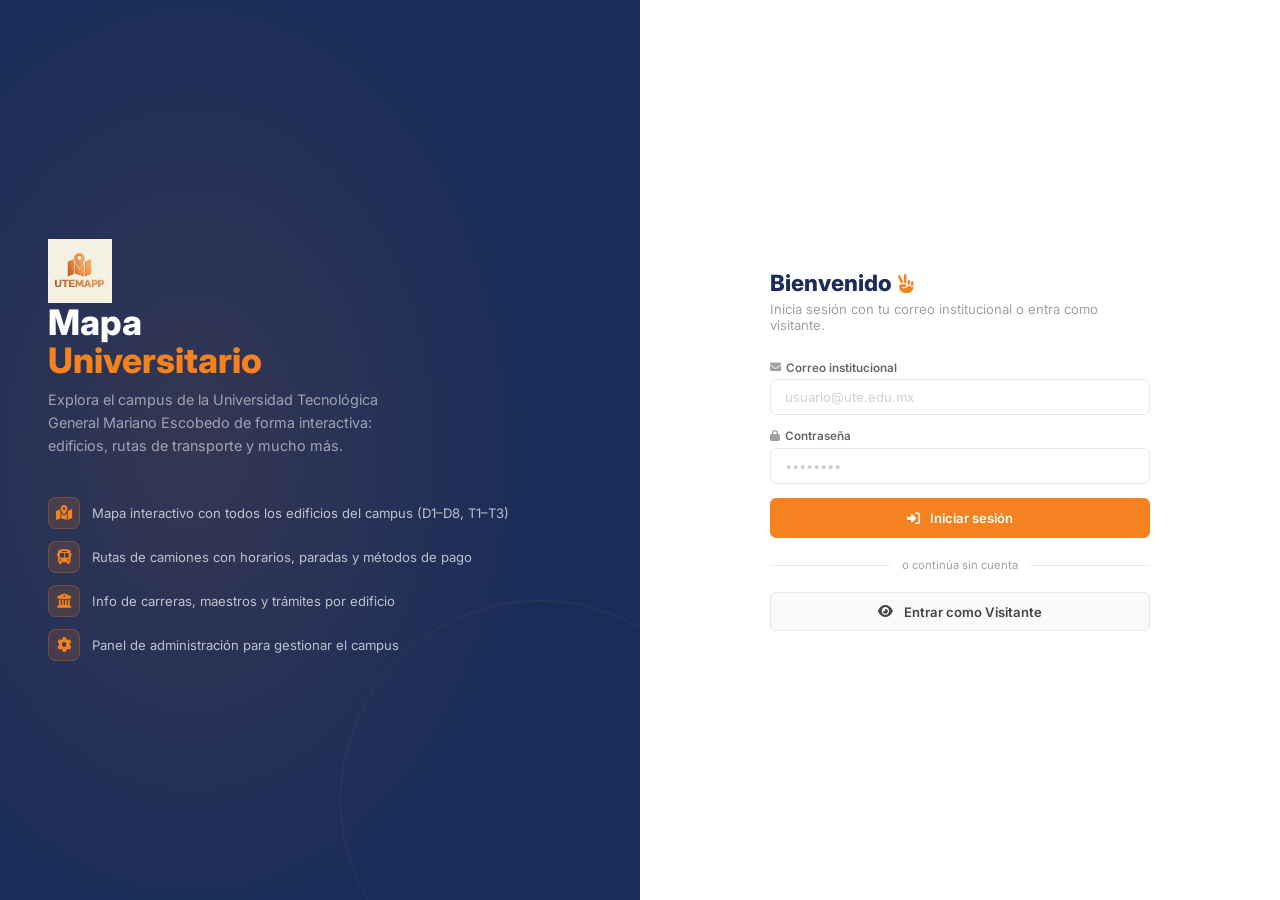
<file: pages/login.html>
<!DOCTYPE html>
<html lang="es">
<head>
  <meta charset="UTF-8"/>
  <meta name="viewport" content="width=device-width,initial-scale=1"/>
  <title>UTE Escobedo – Mapa Universitario</title>
  <link rel="preconnect" href="https://fonts.googleapis.com"/>
  <link rel="preconnect" href="https://cdnjs.cloudflare.com"/>
  <link href="https://fonts.googleapis.com/css2?family=Inter:wght@300;400;500;600;700;800&display=swap" rel="stylesheet"/>
  <link rel="stylesheet" href="https://cdnjs.cloudflare.com/ajax/libs/font-awesome/6.5.1/css/all.min.css"/>
  <link rel="stylesheet" href="../css/shared.css"/>
  <style>
    body {
      min-height: 100vh;
      display: grid;
      grid-template-columns: 1fr 1fr;
      background: var(--azul);
      overflow: auto; overflow-x: hidden;
    }

    /* ── LADO IZQUIERDO – Branding ── */
    .left-panel {
      display: flex;
      flex-direction: column;
      justify-content: center;
      padding: 3rem;
      position: relative;
      overflow: hidden;
    }
    .left-panel::before {
      content: '';
      position: absolute; inset: 0;
      background: radial-gradient(ellipse 80% 80% at 30% 50%, rgba(244,130,31,.12) 0%, transparent 70%);
    }
    .left-panel::after {
      content: '';
      position: absolute;
      width: 400px; height: 400px;
      border: 1px solid rgba(244,130,31,.1);
      border-radius: 50%;
      bottom: -100px; right: -100px;
    }
    .brand-area { position: relative; z-index: 1; }
    .brand-logo {
      width: 64px; height: 64px; border-radius: 14px;
      background: var(--naranja);
      display: flex; align-items: center; justify-content: center;
      font-size: 1.6rem; font-weight: 900; color: #fff;
      margin-bottom: 1.5rem;
      box-shadow: 0 8px 24px rgba(244,130,31,.35);
    }
    .brand-title {
      font-size: 2.2rem; font-weight: 800; color: #fff;
      line-height: 1.1; margin-bottom: .5rem;
    }
    .brand-title span { color: var(--naranja); }
    .brand-sub { font-size: .9rem; color: rgba(255,255,255,.55); line-height: 1.6; max-width: 360px; margin-bottom: 2.5rem; }

    /* Features list */
    .features { display: flex; flex-direction: column; gap: .75rem; }
    .feat-item {
      display: flex; align-items: center; gap: .75rem;
      font-size: .82rem; color: rgba(255,255,255,.7);
    }
    .feat-ico {
      width: 32px; height: 32px; border-radius: 8px;
      background: rgba(244,130,31,.15); border: 1px solid rgba(244,130,31,.25);
      display: flex; align-items: center; justify-content: center;
      font-size: .9rem; flex-shrink: 0; color: var(--naranja);
    }

    /* ── LADO DERECHO – Login form ── */
    .right-panel {
      background: #fff;
      display: flex;
      align-items: center;
      justify-content: center;
      padding: 2rem;
    }
    .login-box { width: 100%; max-width: 380px; }
    .login-heading { font-size: 1.4rem; font-weight: 800; color: var(--azul); margin-bottom: .3rem; }
    .login-sub     { font-size: .82rem; color: var(--gris-400); margin-bottom: 1.75rem; }

    .error-msg {
      background: #FFEBEE; border: 1px solid #FFCDD2; border-radius: var(--radius-sm);
      padding: .6rem .9rem; font-size: .77rem; color: var(--rojo);
      margin-bottom: .9rem; display: none; align-items: center; gap: .4rem;
    }
    .error-msg.show { display: flex; }

    .divider {
      display: flex; align-items: center; gap: .75rem;
      font-size: .71rem; color: var(--gris-400); margin: 1.25rem 0;
    }
    .divider::before, .divider::after { content: ''; flex: 1; border-top: 1px solid var(--gris-200); }

    .visitor-btn {
      width: 100%; padding: .65rem;
      background: var(--gris-50); border: 1.5px solid var(--gris-200);
      border-radius: var(--radius-sm); font-size: .82rem; font-weight: 600;
      color: var(--gris-700); cursor: pointer; transition: all var(--transition);
      display: flex; align-items: center; justify-content: center; gap: .5rem;
      font-family: var(--font);
    }
    .visitor-btn:hover { border-color: var(--naranja); color: var(--naranja); background: var(--naranja-bg); }

    /* Responsive */
    @media (max-width: 768px) {
      body { grid-template-columns: 1fr; }
      .left-panel { display: none; }
    }
  </style>
</head>
<body>

<!-- IZQUIERDA: Branding -->
<div class="left-panel">
  <div class="brand-area">
    <img src="../img/logo.png" class="brand-logo-img" alt="UTE" width="64" height="64">
    <div class="brand-title">Mapa<br><span>Universitario</span></div>
    <div class="brand-sub">
      Explora el campus de la Universidad Tecnológica General Mariano Escobedo
      de forma interactiva: edificios, rutas de transporte y mucho más.
    </div>

    <div class="features">
      <div class="feat-item">
        <div class="feat-ico"><i class="fa-solid fa-map-location-dot"></i></div>
        Mapa interactivo con todos los edificios del campus (D1–D8, T1–T3)
      </div>
      <div class="feat-item">
        <div class="feat-ico"><i class="fa-solid fa-bus"></i></div>
        Rutas de camiones con horarios, paradas y métodos de pago
      </div>
      <div class="feat-item">
        <div class="feat-ico"><i class="fa-solid fa-building-columns"></i></div>
        Info de carreras, maestros y trámites por edificio
      </div>
      <div class="feat-item">
        <div class="feat-ico"><i class="fa-solid fa-gear"></i></div>
        Panel de administración para gestionar el campus
      </div>
    </div>
  </div>
</div>

<!-- DERECHA: Login -->
<div class="right-panel">
  <div class="login-box">
    <div class="login-heading">Bienvenido <i class="fa-solid fa-hand-peace" style="color:var(--naranja);font-size:1.2rem"></i></div>
    <div class="login-sub">Inicia sesión con tu correo institucional o entra como visitante.</div>

    <div class="error-msg" id="errMsg"><i class="fa-solid fa-triangle-exclamation"></i> <span id="errTxt">Credenciales incorrectas.</span></div>

    <div class="form-group">
      <label class="form-label"><i class="fa-solid fa-envelope"></i> Correo institucional</label>
      <input id="email" type="email" class="form-control" placeholder="usuario@ute.edu.mx" autocomplete="email"/>
    </div>
    <div class="form-group">
      <label class="form-label"><i class="fa-solid fa-lock"></i> Contraseña</label>
      <input id="password" type="password" class="form-control" placeholder="••••••••" autocomplete="current-password"/>
    </div>

    <button class="btn btn-primary" style="width:100%;justify-content:center;padding:.7rem" onclick="doLogin()">
      <i class="fa-solid fa-right-to-bracket"></i> &nbsp;Iniciar sesión
    </button>

    <div class="divider">o continúa sin cuenta</div>

    <button class="visitor-btn" onclick="doVisitor()">
      <i class="fa-solid fa-eye"></i> &nbsp;Entrar como Visitante
    </button>
  </div>
</div>

<script src="../js/api.js"></script>
<script src="../js/auth.js"></script>
<script>
  // Si ya hay sesión activa, redirigir directamente
  const _existing = Auth.getSession();
  if (_existing) {
    window.location.href = _existing.role === 'admin' ? '../admin/index.html' : '../index.html';
  }

  function showErr(msg) {
    const el = document.getElementById('errMsg');
    document.getElementById('errTxt').textContent = msg;
    el.classList.add('show');
  }

  async function doLogin() {
    const email = document.getElementById('email').value.trim();
    const pass  = document.getElementById('password').value;
    document.getElementById('errMsg').classList.remove('show');

    if (!email || !pass) { showErr('Completa todos los campos.'); return; }

    const res = await Auth.login(email, pass);
    if (!res.ok) { showErr(res.msg); return; }

    window.location.href = res.user.role === 'admin' ? '../admin/index.html' : '../index.html';
  }

  function doVisitor() {
    Auth.loginAsVisitor();
    window.location.href = '../index.html';
  }

  document.addEventListener('keydown', e => { if (e.key === 'Enter') doLogin(); });
</script>
</body>
</html>
</file>
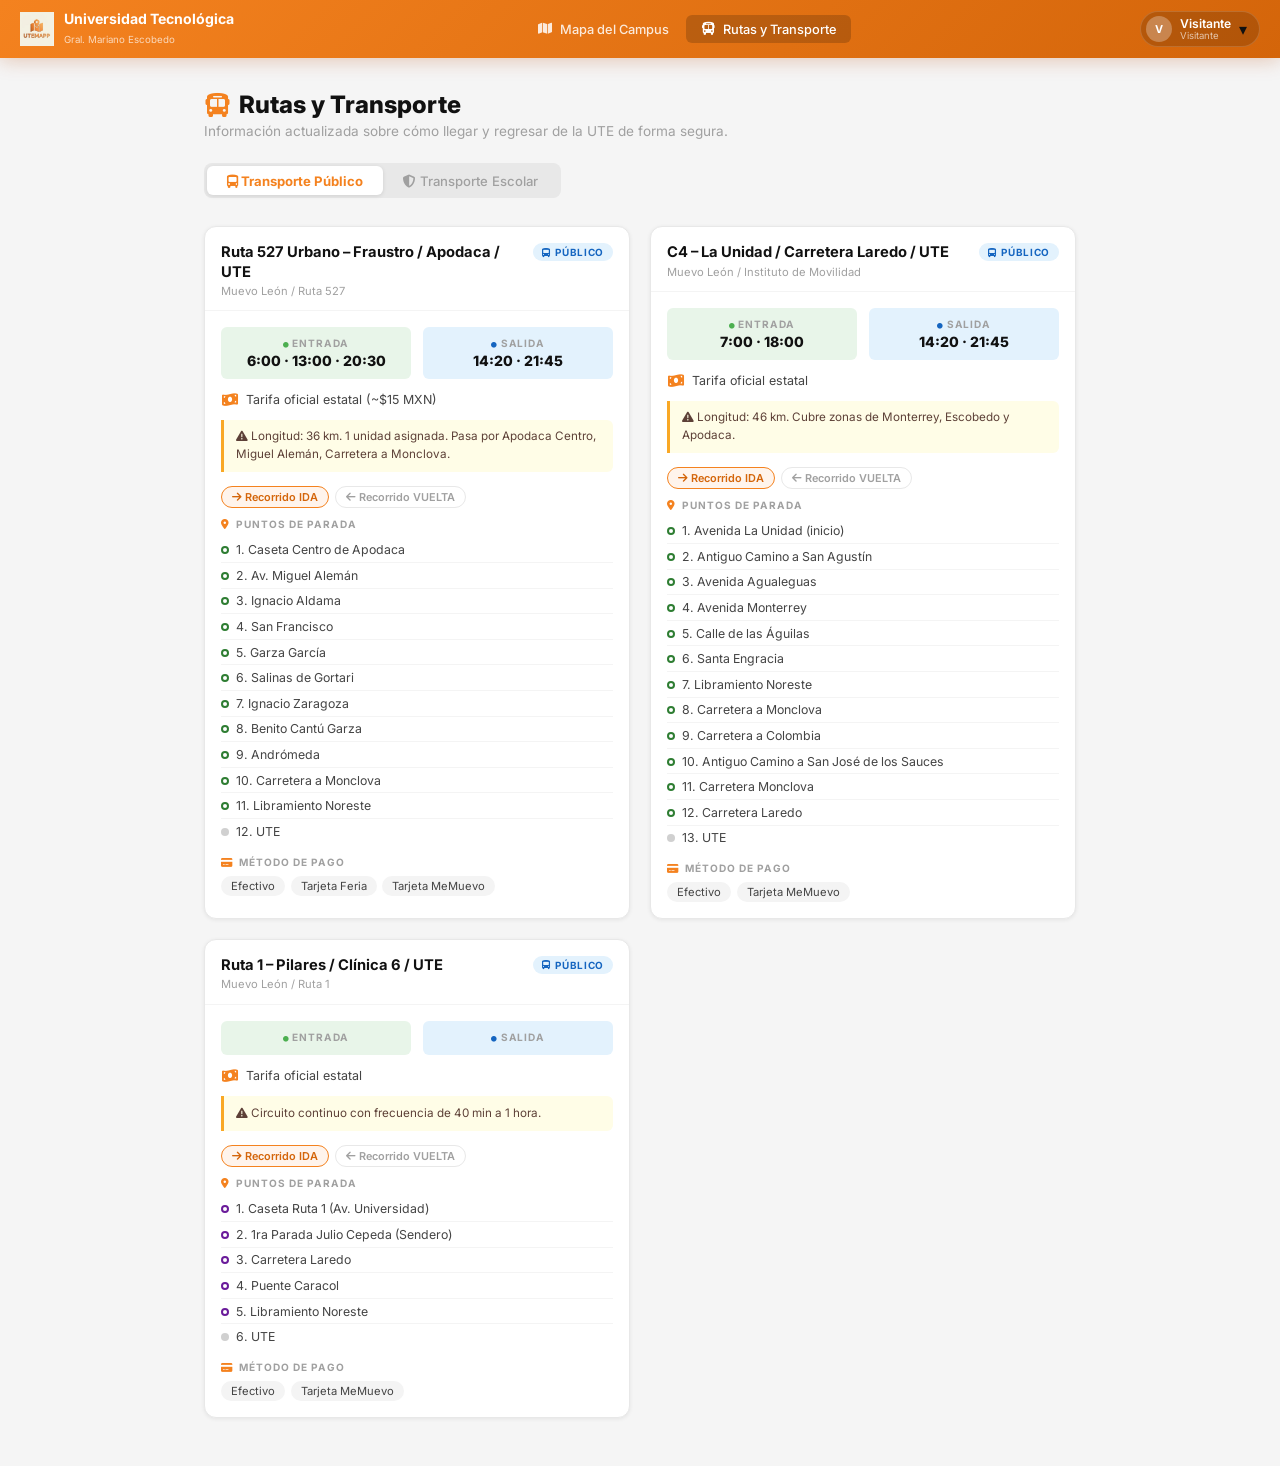
<file: pages/rutas.html>
<!DOCTYPE html>
<html lang="es">
<head>
  <meta charset="UTF-8"/>
  <meta name="viewport" content="width=device-width,initial-scale=1"/>
  <meta name="description" content="Rutas de transporte público y escolar de la UTE Escobedo – Horarios, paradas y métodos de pago."/>
  <title>Rutas y Transporte – UTE Escobedo</title>
  <link rel="stylesheet" href="../css/shared.css"/>
</head>
<body>

<nav class="navbar">
  <div class="nav-brand">
    <img src="../img/logo.png" class="nav-logo-img" alt="UTE" width="34" height="34">
    <div class="nav-brand-text">
      <span class="main">Universidad Tecnológica</span>
      <span class="sub">Gral. Mariano Escobedo</span>
    </div>
  </div>
  <div class="nav-center">
    <a href="../index.html" class="nav-link"><i class="fa-solid fa-map"></i> Mapa del Campus</a>
    <a href="rutas.html" class="nav-link active"><i class="fa-solid fa-bus"></i> Rutas y Transporte</a>
    <a href="perfil.html" class="nav-link" id="perfilLink" style="display:none"><i class="fa-solid fa-user"></i> Mi Perfil</a>
  </div>
  <div class="nav-right" id="userBadge"></div>
</nav>

<div class="page-wrap">
  <div class="page-title-row">
    <div class="page-title"><i class="fa-solid fa-bus"></i> Rutas y Transporte</div>
    <div class="page-sub">Información actualizada sobre cómo llegar y regresar de la UTE de forma segura.</div>
  </div>

  <div class="tabs">
    <button class="tab-btn active" onclick="switchTab('publica', this)"><i class="fa-solid fa-bus-simple"></i> Transporte Público</button>
    <button class="tab-btn"        onclick="switchTab('privada',  this)"><i class="fa-solid fa-shield-halved"></i> Transporte Escolar</button>
  </div>

  <div class="alert-box" id="alertPrivado">
    <span style="font-size:1.1rem"><i class="fa-solid fa-shield-halved" style="color:var(--naranja-dark)"></i></span>
    <div>
      <div class="alert-title">Transporte Seguro UTE</div>
      <div class="alert-desc">El transporte escolar es operado directamente por la universidad. Requiere pago previo en Caja (Rectoría – D1) o transferencia bancaria.</div>
    </div>
  </div>

  <div class="rutas-grid" id="rutasGrid"></div>
</div>

<div id="toast-c"></div>

<script src="../js/api.js"></script>
<script src="../js/auth.js"></script>
<script src="../js/data.js"></script>
<script>
'use strict';
Auth.injectUserBadge('userBadge');
var _s2 = Auth.getSession();
if (_s2 && _s2.role !== 'visitor') { var pl2 = document.getElementById('perfilLink'); if (pl2) pl2.style.display = 'flex'; }

var currentTab = 'publica';
var _rutaStore = {};
DB.getRutas().forEach(function(r) { _rutaStore[r.id] = r; });

function switchTab(tipo, btn) {
  currentTab = tipo;
  document.querySelectorAll('.tab-btn').forEach(function(b) { b.classList.remove('active'); });
  btn.classList.add('active');
  document.getElementById('alertPrivado').classList.toggle('show', tipo === 'privada');
  render();
}

function renderParadas(lista, color) {
  return lista.map(function(p, i) {
    return '<div class="parada-item"><div class="parada-dot ' + (i === lista.length-1 ? 'f' : 'o') + '" style="' + (i === lista.length-1 ? '' : 'border-color:' + color) + '"></div>' + p + '</div>';
  }).join('');
}

function render() {
  var rutas = DB.getRutas().filter(function(r) { return r.tipo === currentTab; });
  var grid  = document.getElementById('rutasGrid');

  if (!rutas.length) {
    grid.innerHTML = '<div style="grid-column:1/-1;text-align:center;padding:3rem;color:var(--gris-400)">No hay rutas registradas para esta categoría.</div>';
    return;
  }

  grid.innerHTML = rutas.map(function(r) {
    return '<div class="ruta-card">'
      + '<div class="ruta-card-head"><div><div class="ruta-nombre">' + r.nombre + '</div><div class="ruta-operador">' + r.operador + '</div></div>'
      + '<span class="badge ' + (r.tipo === 'publica' ? 'badge-blue' : 'badge-admin') + '">' + (r.tipo === 'publica' ? '<i class="fa-solid fa-bus-simple"></i> Público' : '<i class="fa-solid fa-shield-halved"></i> Privado') + '</span></div>'
      + '<div class="ruta-body">'
      + '<div class="horarios-row">'
        + '<div class="horario-box entrada"><div class="horario-lbl"><i class="fa-solid fa-circle" style="color:#4CAF50;font-size:.35rem"></i> Entrada</div><div class="horario-val">' + r.horarios.entrada.join(' · ') + '</div></div>'
        + '<div class="horario-box salida"><div class="horario-lbl"><i class="fa-solid fa-circle" style="color:#1565C0;font-size:.35rem"></i> Salida</div><div class="horario-val">' + r.horarios.salida.join(' · ') + '</div></div>'
      + '</div>'
      + '<div class="meta-row"><span class="meta-ico"><i class="fa-solid fa-money-bill-wave"></i></span> ' + r.costo + '</div>'
      + (r.nota ? '<div class="nota-box"><i class="fa-solid fa-triangle-exclamation"></i> ' + r.nota + '</div>' : '')
      + '<div class="paradas-section">'
        + '<div class="paradas-tabs">'
          + '<span class="p-tab active" onclick="switchParadas(this,\'' + r.id + '\',\'ida\')"><i class="fa-solid fa-arrow-right"></i> Recorrido IDA</span>'
          + '<span class="p-tab" onclick="switchParadas(this,\'' + r.id + '\',\'vuelta\')"><i class="fa-solid fa-arrow-left"></i> Recorrido VUELTA</span>'
        + '</div>'
        + '<div class="paradas-label"><i class="fa-solid fa-location-dot"></i> Puntos de parada</div>'
        + '<div id="paradas-' + r.id + '">' + renderParadas(r.paradas_ida, r.color) + '</div>'
      + '</div>'
      + '<div style="margin-top:.75rem"><div class="paradas-label"><i class="fa-solid fa-credit-card"></i> Método de Pago</div>'
      + '<div class="pago-chips">' + r.metodoPago.map(function(p) { return '<span class="pago-chip">' + p + '</span>'; }).join('') + '</div></div>'
      + '</div></div>';
  }).join('');
}

function switchParadas(btn, rutaId, sentido) {
  var section = btn.closest('.paradas-section');
  section.querySelectorAll('.p-tab').forEach(function(t) { t.classList.remove('active'); });
  btn.classList.add('active');
  var r = _rutaStore[rutaId];
  var lista = sentido === 'ida' ? r.paradas_ida : r.paradas_vuelta;
  document.getElementById('paradas-' + rutaId).innerHTML = renderParadas(lista, r.color);
}

render();
</script>
</body>
</html>
</file>
<file: css/shared.css>
/* ═══════════════════════════════════════════════════════════════════
   UTE ESCOBEDO — SISTEMA DE DISEÑO COMPARTIDO v5.0
   Fuente de iconos: Font Awesome 6 Free (fa-*)
   Sin emojis — todos los iconos son vectoriales y libres de uso
   ═══════════════════════════════════════════════════════════════════ */

/* ── Google Fonts ── */
@import url('https://fonts.googleapis.com/css2?family=Inter:wght@300;400;500;600;700;800&display=swap');

/* ── Font Awesome 6 Free (vector icons, no emojis) ── */
@import url('https://cdnjs.cloudflare.com/ajax/libs/font-awesome/6.5.1/css/all.min.css');

/* ── Variables globales ── */
:root {
  --naranja:        #F4821F;
  --naranja-dark:   #d4650a;
  --naranja-bg:     #FFF4EC;
  --naranja-border: rgba(244,130,31,.25);
  --naranja-glow:   rgba(244,130,31,.32);
  --azul:           #1A2D5A;
  --blanco:         #ffffff;
  --gris-50:        #FAFAFA;
  --gris-100:       #F4F4F4;
  --gris-200:       #E8E8E8;
  --gris-300:       #D0D0D0;
  --gris-400:       #A0A0A0;
  --gris-600:       #666666;
  --gris-700:       #444444;
  --gris-900:       #111111;
  --verde:          #2E7D32;
  --verde-bg:       #E8F5E9;
  --rojo:           #C62828;
  --rojo-bg:        #FFEBEE;
  --amarillo:       #F9A825;
  --amarillo-bg:    #FFFDE7;

  /* Layout */
  --nav-h:          58px;
  --sidebar-w:      272px;
  --info-w:         344px;

  /* Border radius */
  --radius-sm:      6px;
  --radius-md:      12px;
  --radius-lg:      18px;
  --radius-xl:      24px;

  /* Shadows */
  --shadow-sm:      0 1px 4px rgba(0,0,0,.07);
  --shadow-md:      0 4px 16px rgba(0,0,0,.09);
  --shadow-lg:      0 8px 32px rgba(0,0,0,.13);
  --shadow-xl:      0 16px 48px rgba(0,0,0,.17);

  /* Typography */
  --font:           'Inter', -apple-system, BlinkMacSystemFont, sans-serif;

  /* Transitions */
  --ease:           .22s ease;
  --ease-spring:    .36s cubic-bezier(.34,1.56,.64,1);
  --ease-slide:     .32s cubic-bezier(.4,0,.2,1);
  --transition:     .22s ease;  /* alias para compatibilidad */
}

/* Dark mode token overrides */
.dark {
  --blanco:      #161b2e;
  --gris-50:     #1a2035;
  --gris-100:    #1e2640;
  --gris-200:    #28334f;
  --gris-300:    #3a4a6b;
  --gris-400:    #6b80b3;
  --gris-600:    #8fa0cc;
  --gris-700:    #b0c0e0;
  --gris-900:    #e8edf8;
  --verde-bg:    rgba(46,125,50,.18);
  --rojo-bg:     rgba(198,40,40,.18);
  --naranja-bg:  rgba(244,130,31,.1);
  --shadow-sm:   0 1px 4px rgba(0,0,0,.28);
  --shadow-md:   0 4px 16px rgba(0,0,0,.38);
  --shadow-lg:   0 8px 32px rgba(0,0,0,.52);
}

/* ══════════════════════════════════════════════════════
   RESET
══════════════════════════════════════════════════════ */
*, *::before, *::after { box-sizing: border-box; margin: 0; padding: 0; }
html { font-size: 16px; scroll-behavior: smooth; overflow-x: hidden; }
body { overflow-x: hidden;
  font-family: var(--font);
  color: var(--gris-900);
  background: #F5F5F5;
  -webkit-font-smoothing: antialiased;
  -moz-osx-font-smoothing: grayscale;
}
a    { text-decoration: none; color: inherit; }
ul   { list-style: none; }
button { cursor: pointer; border: none; background: none; font-family: var(--font); }
img  { max-width: 100%; display: block; }

/* ══════════════════════════════════════════════════════
   NAVBAR
══════════════════════════════════════════════════════ */
.navbar {
  height: var(--nav-h);
  background: linear-gradient(135deg, var(--naranja) 0%, var(--naranja-dark) 100%);
  display: flex; align-items: center; justify-content: space-between;
  padding: 0 1.25rem;
  position: fixed; top: 0; left: 0; right: 0; z-index: 1000;
  box-shadow: 0 2px 20px rgba(180,70,0,.28);
}
.nav-brand { display: flex; align-items: center; gap: .6rem; flex-shrink: 0; }
.nav-logo {
  width: 34px; height: 34px; border-radius: 9px;
  background: rgba(255,255,255,.22); backdrop-filter: blur(8px);
  display: flex; align-items: center; justify-content: center;
  font-weight: 800; font-size: .86rem; color: #fff;
  border: 1px solid rgba(255,255,255,.2);
}
.nav-brand-text .main { font-size: .88rem; font-weight: 700; color: #fff; display: block; line-height: 1.2; }
.nav-brand-text .sub  { font-size: .61rem; color: rgba(255,255,255,.7); }

.nav-center { display: flex; gap: .2rem; }
.nav-link {
  display: flex; align-items: center; gap: .42rem;
  color: rgba(255,255,255,.85); font-size: .8rem; font-weight: 500;
  padding: .4rem .88rem; border-radius: var(--radius-sm);
  transition: all var(--ease);
}
.nav-link i { font-size: .8rem; }
.nav-link:hover, .nav-link.active { background: rgba(0,0,0,.18); color: #fff; }

.nav-right { display: flex; align-items: center; gap: .5rem; }

/* Icon buttons in navbar */
.btn-nav-icon {
  width: 34px; height: 34px; border-radius: 50%;
  background: rgba(0,0,0,.15); color: #fff; font-size: .88rem;
  display: flex; align-items: center; justify-content: center;
  border: 1.5px solid rgba(255,255,255,.18);
  transition: all var(--ease); flex-shrink: 0;
}
.btn-nav-icon:hover { background: rgba(0,0,0,.28); transform: scale(1.08); }

/* User badge */
.u-dropdown-wrap { position: relative; }
.user-badge {
  display: flex; align-items: center; gap: .5rem;
  background: rgba(0,0,0,.16); border-radius: 20px;
  padding: .28rem .72rem .28rem .32rem;
  border: 1.5px solid rgba(255,255,255,.15);
  cursor: pointer; transition: background var(--ease);
}
.user-badge:hover { background: rgba(0,0,0,.28); }
.user-avatar {
  width: 26px; height: 26px; border-radius: 50%;
  background: rgba(255,255,255,.28); color: #fff;
  font-size: .68rem; font-weight: 700;
  display: flex; align-items: center; justify-content: center; flex-shrink: 0;
}
.user-name { font-size: .76rem; font-weight: 600; color: #fff; line-height: 1.1; }
.user-role { font-size: .6rem; color: rgba(255,255,255,.65); }
.u-chevron { color: rgba(255,255,255,.7); font-size: .62rem; transition: transform var(--ease); margin-left: 2px; }

/* User dropdown */
.u-dropdown {
  display: none; position: absolute; top: calc(100% + 10px); right: 0;
  background: var(--blanco); border: 1px solid var(--gris-200);
  border-radius: var(--radius-md); box-shadow: var(--shadow-xl);
  min-width: 218px; overflow: hidden; z-index: 3000;
  animation: dropFade .18s ease;
}
.u-dropdown.open { display: block; }
@keyframes dropFade { from { opacity:0; transform:translateY(-6px) } to { opacity:1; transform:translateY(0) } }

.u-drop-header { display: flex; align-items: center; gap: .72rem; padding: .9rem 1rem .82rem; }
.u-drop-av {
  width: 38px; height: 38px; border-radius: 50%; flex-shrink: 0;
  background: var(--naranja); color: #fff;
  font-size: .92rem; font-weight: 800;
  display: flex; align-items: center; justify-content: center;
}
.u-drop-name  { font-size: .8rem; font-weight: 700; color: var(--gris-900); }
.u-drop-email { font-size: .68rem; color: var(--gris-400); margin-top: 1px; }

.u-drop-divider { border-top: 1px solid var(--gris-100); }
.u-drop-item {
  display: flex; align-items: center; gap: .52rem;
  padding: .6rem 1rem; font-size: .78rem; font-weight: 500;
  color: var(--gris-700); cursor: pointer; transition: background var(--ease);
}
.u-drop-item i { width: 16px; text-align: center; color: var(--gris-400); font-size: .82rem; }
.u-drop-item:hover { background: var(--gris-50); color: var(--gris-900); }
.u-drop-item:hover i { color: var(--naranja); }
.u-drop-item.danger { color: var(--rojo); }
.u-drop-item.danger i { color: var(--rojo); }
.u-drop-item.danger:hover { background: var(--rojo-bg); }

/* ══════════════════════════════════════════════════════
   BUTTONS
══════════════════════════════════════════════════════ */
.btn {
  display: inline-flex; align-items: center; gap: .4rem;
  padding: .55rem 1.1rem; border-radius: var(--radius-sm);
  font-size: .82rem; font-weight: 600;
  transition: all var(--ease); border: 1.5px solid transparent; cursor: pointer;
  font-family: var(--font);
}
.btn i { font-size: .82rem; }
.btn-primary { background: var(--naranja); color: #fff; border-color: var(--naranja); }
.btn-primary:hover { background: var(--naranja-dark); border-color: var(--naranja-dark); transform: translateY(-1px); box-shadow: 0 4px 12px var(--naranja-glow); }
.btn-primary:active { transform: translateY(0) scale(.98); }
.btn-ghost   { background: var(--gris-100); color: var(--gris-700); border-color: var(--gris-200); }
.btn-ghost:hover { background: var(--gris-200); }
.btn-danger  { background: var(--rojo-bg); color: var(--rojo); border-color: #FFCDD2; }
.btn-danger:hover { background: #FFCDD2; }
.btn-sm { padding: .32rem .75rem; font-size: .75rem; }
.btn-xs { padding: .22rem .55rem; font-size: .7rem; }

/* ══════════════════════════════════════════════════════
   BADGES & CHIPS
══════════════════════════════════════════════════════ */
.badge {
  display: inline-flex; align-items: center; gap: .3rem;
  font-size: .62rem; font-weight: 700;
  text-transform: uppercase; letter-spacing: .07em;
  padding: 3px 9px; border-radius: 20px;
}
.badge i { font-size: .6rem; }
.badge-orange { background: var(--naranja-bg); color: var(--naranja-dark); }
.badge-blue   { background: #E3F2FD; color: #1565C0; }
.badge-green  { background: var(--verde-bg); color: var(--verde); }
.badge-red    { background: var(--rojo-bg); color: var(--rojo); }
.badge-gray   { background: var(--gris-100); color: var(--gris-600); }
.badge-admin  { background: #111; color: #fff; }

/* ══════════════════════════════════════════════════════
   CARDS
══════════════════════════════════════════════════════ */
.card {
  background: var(--blanco); border: 1px solid var(--gris-200);
  border-radius: var(--radius-md); overflow: hidden; box-shadow: var(--shadow-sm);
}
.card-header {
  padding: 1rem 1.25rem; border-bottom: 1px solid var(--gris-200);
  display: flex; align-items: center; justify-content: space-between;
}
.card-title { font-size: .92rem; font-weight: 700; color: var(--azul); display: flex; align-items: center; gap: .4rem; }
.card-title i { color: var(--naranja); }
.card-body { padding: 1.25rem; }

/* ══════════════════════════════════════════════════════
   FORMS
══════════════════════════════════════════════════════ */
.form-group { margin-bottom: .9rem; }
.form-label {
  display: flex; align-items: center; gap: .3rem;
  font-size: .73rem; font-weight: 600; color: var(--gris-600); margin-bottom: .3rem;
}
.form-label i { font-size: .7rem; color: var(--gris-400); }
.form-control {
  width: 100%; padding: .55rem .85rem;
  border: 1.5px solid var(--gris-200); border-radius: var(--radius-sm);
  font-family: var(--font); font-size: .82rem; color: var(--gris-900);
  background: var(--blanco); transition: border var(--ease), box-shadow var(--ease); outline: none;
}
.form-control:focus { border-color: var(--naranja); box-shadow: 0 0 0 3px rgba(244,130,31,.1); }
.form-control::placeholder { color: var(--gris-300); }
.form-control[readonly] { background: var(--gris-50); color: var(--gris-400); cursor: not-allowed; }
textarea.form-control { resize: vertical; min-height: 72px; }
.form-row { display: grid; grid-template-columns: 1fr 1fr; gap: .75rem; }
.form-hint { font-size: .68rem; color: var(--gris-400); margin-top: .25rem; display: flex; align-items: center; gap: .25rem; }

/* ══════════════════════════════════════════════════════
   TABLE
══════════════════════════════════════════════════════ */
.table { width: 100%; border-collapse: collapse; font-size: .8rem; }
.table th {
  background: var(--gris-50); padding: .65rem 1rem;
  text-align: left; font-size: .68rem; font-weight: 700;
  text-transform: uppercase; letter-spacing: .08em; color: var(--gris-400);
  border-bottom: 1px solid var(--gris-200);
}
.table td { padding: .8rem 1rem; border-bottom: 1px solid var(--gris-100); vertical-align: middle; }
.table tr:last-child td { border: none; }
.table tr:hover td { background: var(--gris-50); }

/* ══════════════════════════════════════════════════════
   MODAL
══════════════════════════════════════════════════════ */
.modal-overlay {
  position: fixed; inset: 0; background: rgba(0,0,0,.48);
  display: none; align-items: center; justify-content: center;
  z-index: 2000; backdrop-filter: blur(4px);
}
.modal-overlay.open { display: flex; }
.modal {
  background: var(--blanco); border-radius: var(--radius-lg);
  width: 540px; max-width: 95vw; max-height: 92vh;
  overflow-y: auto; box-shadow: var(--shadow-xl); animation: modalIn .2s ease;
}
.modal.modal-lg { width: 700px; }
@keyframes modalIn { from{transform:scale(.94);opacity:0} to{transform:scale(1);opacity:1} }

.modal-header {
  padding: 1.25rem 1.5rem; border-bottom: 1px solid var(--gris-200);
  display: flex; align-items: center; justify-content: space-between;
  position: sticky; top: 0; background: var(--blanco); z-index: 1;
}
.modal-title {
  font-size: 1.05rem; font-weight: 700; color: var(--azul);
  display: flex; align-items: center; gap: .45rem;
}
.modal-title i { color: var(--naranja); font-size: .95rem; }
.modal-close {
  width: 30px; height: 30px; border-radius: 50%;
  background: var(--gris-100); color: var(--gris-600);
  display: flex; align-items: center; justify-content: center; font-size: .82rem;
  transition: all var(--ease);
}
.modal-close:hover { background: var(--gris-200); color: var(--gris-900); }
.modal-body { padding: 1.5rem; }
.modal-footer {
  padding: 1rem 1.5rem; border-top: 1px solid var(--gris-200);
  display: flex; gap: .75rem; justify-content: flex-end;
  position: sticky; bottom: 0; background: var(--blanco);
}
.modal-section { margin-bottom: 1.25rem; }
.modal-section-title {
  font-size: .68rem; font-weight: 700; text-transform: uppercase;
  letter-spacing: .1em; color: var(--naranja); margin-bottom: .6rem;
  display: flex; align-items: center; gap: .3rem;
}
.modal-divider { border: none; border-top: 1px solid var(--gris-100); margin: 1.25rem 0; }

/* ══════════════════════════════════════════════════════
   TOAST NOTIFICATIONS
══════════════════════════════════════════════════════ */
#toast-container, #toast-c {
  position: fixed; bottom: 24px; right: 24px;
  display: flex; flex-direction: column; gap: .5rem; z-index: 9999; pointer-events: none;
}
.toast {
  background: var(--gris-900); color: #fff; font-size: .79rem;
  padding: .58rem 1rem; border-radius: var(--radius-sm);
  box-shadow: var(--shadow-lg); animation: toastIn .25s ease;
  display: flex; align-items: center; gap: .5rem;
  pointer-events: all; font-family: var(--font); min-width: 220px;
}
.toast i { font-size: .85rem; flex-shrink: 0; }
.toast.success { background: #1B5E20; }
.toast.error   { background: var(--rojo); }
.toast.info    { background: #1565C0; }
.toast.warn    { background: #E65100; }
@keyframes toastIn { from{transform:translateX(24px);opacity:0} to{transform:translateX(0);opacity:1} }

/* ══════════════════════════════════════════════════════
   LEAFLET OVERRIDES
══════════════════════════════════════════════════════ */
.leaflet-control-layers   { display: none !important; }
.leaflet-control-zoom {
  box-shadow: var(--shadow-md) !important; border: none !important;
  border-radius: var(--radius-md) !important; overflow: hidden !important;
}
.leaflet-control-zoom a {
  border: none !important; margin: 0 !important;
  border-bottom: 1px solid var(--gris-100) !important;
  color: var(--gris-700) !important; font-weight: 700 !important;
  background: var(--blanco) !important;
  width: 32px !important; height: 32px !important;
  line-height: 32px !important; font-size: 1rem !important;
  transition: all var(--ease) !important;
}
.leaflet-control-zoom a:hover { background: var(--naranja-bg) !important; color: var(--naranja) !important; }
.leaflet-control-zoom-out { border-bottom: none !important; }
.leaflet-popup-content-wrapper {
  border-radius: var(--radius-md) !important;
  box-shadow: var(--shadow-lg) !important;
  font-family: var(--font) !important;
  border: 1px solid var(--gris-200) !important;
}
.leaflet-popup-tip { display: none; }

/* ══════════════════════════════════════════════════════
   SCROLLBAR (macOS style)
══════════════════════════════════════════════════════ */
::-webkit-scrollbar { width: 4px; height: 4px; }
::-webkit-scrollbar-track { background: transparent; }
::-webkit-scrollbar-thumb { background: var(--gris-200); border-radius: 8px; }
::-webkit-scrollbar-thumb:hover { background: var(--gris-300); }

/* ══════════════════════════════════════════════════════
   DARK MODE GLOBAL OVERRIDES
══════════════════════════════════════════════════════ */
.dark .card             { background: var(--gris-50); border-color: var(--gris-200); }
.dark .modal            { background: var(--gris-50); }
.dark .modal-header     { background: var(--gris-50); border-color: var(--gris-200); }
.dark .modal-footer     { background: var(--gris-50); border-color: var(--gris-200); }
.dark .form-control     { background: var(--gris-100); border-color: var(--gris-200); color: var(--gris-900); }
.dark .table th         { background: var(--gris-100); }
.dark .table td         { border-color: var(--gris-200); }
.dark .table tr:hover td { background: var(--gris-100); }
.dark .u-dropdown       { background: var(--gris-50); border-color: var(--gris-200); }
.dark .u-drop-header    { border-color: var(--gris-200); }
.dark .u-drop-divider   { border-color: var(--gris-200); }
.dark .u-drop-item:hover { background: var(--gris-100); }
.dark .leaflet-control-zoom a { background: var(--gris-50) !important; color: var(--gris-700) !important; border-color: var(--gris-200) !important; }
.dark .leaflet-popup-content-wrapper { background: var(--gris-50) !important; border-color: var(--gris-200) !important; color: var(--gris-900) !important; }

/* ══════════════════════════════════════════════════════
   RESPONSIVE HELPERS
══════════════════════════════════════════════════════ */
@media (max-width: 768px) {
  .form-row           { grid-template-columns: 1fr; }
  .nav-brand-text .sub { display: none; }
}

/* ══════════════════════════════════════════════════════
   RUTAS & PERFIL — Estilos de página
══════════════════════════════════════════════════════ */
/* Rutas: layout, tabs, cards, paradas, horarios */
.page-wrap{max-width:920px;margin:0 auto;padding:calc(var(--nav-h) + 2rem) 1.5rem 3rem}
.page-title-row{margin-bottom:1.5rem}
.page-title{font-size:1.5rem;font-weight:800;color:var(--gris-900);display:flex;align-items:center;gap:.5rem;margin-bottom:.25rem}
.page-title i{color:var(--naranja)}
.page-sub{font-size:.85rem;color:var(--gris-400)}
.tabs{display:flex;background:var(--gris-200);border-radius:8px;padding:3px;width:fit-content;margin-bottom:1.75rem}
.tab-btn{padding:.42rem 1.25rem;border-radius:6px;font-size:.82rem;font-weight:500;color:var(--gris-400);transition:all var(--transition);cursor:pointer;font-family:var(--font)}
.tab-btn.active{background:var(--blanco);color:var(--naranja);font-weight:700;box-shadow:0 1px 4px rgba(0,0,0,.1)}
.alert-box{display:none;background:var(--naranja-bg);border:1px solid var(--naranja-border);border-radius:var(--radius-md);padding:.85rem 1rem;margin-bottom:1.5rem;align-items:flex-start;gap:.65rem}
.alert-box.show{display:flex}
.alert-title{font-size:.82rem;font-weight:700;color:var(--naranja-dark)}
.alert-desc{font-size:.75rem;color:var(--naranja-dark);opacity:.85;margin-top:2px}
.rutas-grid{display:grid;grid-template-columns:1fr 1fr;gap:1.25rem}
@media(max-width:640px){.rutas-grid{grid-template-columns:1fr}}
.ruta-card{background:var(--blanco);border:1.5px solid var(--gris-200);border-radius:var(--radius-md);overflow:hidden;box-shadow:var(--shadow-sm);transition:border var(--transition),transform var(--transition)}
.ruta-card:hover{border-color:var(--naranja);transform:translateY(-2px);box-shadow:var(--shadow-md)}
.ruta-card-head{padding:1rem 1rem .8rem;display:flex;justify-content:space-between;align-items:flex-start;border-bottom:1px solid var(--gris-100)}
.ruta-nombre{font-size:.92rem;font-weight:700;color:var(--gris-900);line-height:1.3;overflow:hidden;text-overflow:ellipsis}
.ruta-operador{font-size:.7rem;color:var(--gris-400);margin-top:2px;overflow:hidden;text-overflow:ellipsis;white-space:nowrap}
.ruta-body{padding:1rem}
.meta-row{display:flex;align-items:center;gap:.45rem;font-size:.78rem;color:var(--gris-700);margin-bottom:.4rem}
.meta-ico{font-size:.9rem;width:18px;text-align:center;flex-shrink:0;color:var(--naranja)}
.nota-box{background:#FFFDE7;border-left:3px solid #F9A825;border-radius:0 var(--radius-sm) var(--radius-sm) 0;padding:.55rem .75rem;font-size:.73rem;color:#5D4037;margin:.75rem 0;line-height:1.5}
.paradas-section{margin-top:.85rem}
.paradas-tabs{display:flex;gap:.35rem;margin-bottom:.65rem}
.p-tab{font-size:.68rem;font-weight:600;padding:3px 10px;border-radius:20px;border:1.5px solid var(--gris-200);color:var(--gris-400);cursor:pointer;transition:all var(--transition);font-family:var(--font)}
.p-tab.active{border-color:var(--naranja);background:var(--naranja-bg);color:var(--naranja-dark)}
.paradas-label{font-size:.63rem;font-weight:700;text-transform:uppercase;letter-spacing:.1em;color:var(--gris-400);margin-bottom:.45rem;display:flex;align-items:center;gap:.35rem}
.paradas-label i{color:var(--naranja)}
.parada-item{display:flex;align-items:flex-start;gap:.45rem;font-size:.77rem;color:var(--gris-700);padding:.3rem 0;border-bottom:1px solid var(--gris-100);word-break:break-word;overflow-wrap:break-word}
.parada-item:last-child{border:none}
.parada-dot{width:8px;height:8px;min-width:8px;border-radius:50%;margin-top:4px;flex-shrink:0}
.parada-dot.o{border:2px solid var(--naranja)}
.parada-dot.f{background:var(--gris-300)}
.pago-chips{display:flex;flex-wrap:wrap;gap:.35rem;margin-top:.5rem}
.pago-chip{font-size:.7rem;background:var(--gris-100);border-radius:20px;padding:3px 10px;color:var(--gris-700)}
.horarios-row{display:flex;gap:.75rem;margin-bottom:.75rem}
.horario-box{flex:1;border-radius:var(--radius-sm);padding:.6rem .75rem;text-align:center}
.horario-box.entrada{background:#E8F5E9}
.horario-box.salida{background:#E3F2FD}
.horario-lbl{font-size:.63rem;font-weight:700;text-transform:uppercase;letter-spacing:.08em;color:var(--gris-400);margin-bottom:3px}
.horario-val{font-size:.88rem;font-weight:800;color:var(--gris-900)}

/* Perfil: hero, grid, cards, accesos, quick links */
.profile-hero{background:var(--azul);border-radius:var(--radius-lg);padding:2rem;display:flex;align-items:center;gap:1.5rem;margin-bottom:1.5rem;position:relative;overflow:hidden}
.profile-hero::before{content:'';position:absolute;top:-40px;right:-40px;width:200px;height:200px;border-radius:50%;border:1px solid rgba(244,130,31,.2)}
.profile-avatar{width:72px;height:72px;border-radius:50%;background:var(--naranja);display:flex;align-items:center;justify-content:center;font-size:1.6rem;font-weight:800;color:#fff;border:3px solid rgba(255,255,255,.2);flex-shrink:0}
.profile-info{flex:1}
.profile-name{font-size:1.3rem;font-weight:800;color:#fff;margin-bottom:.25rem}
.profile-email{font-size:.8rem;color:rgba(255,255,255,.6);margin-bottom:.5rem}
.profile-role-badge{display:inline-flex;align-items:center;gap:.35rem;background:rgba(244,130,31,.25);border:1px solid rgba(244,130,31,.4);color:#FFB366;font-size:.72rem;font-weight:700;padding:3px 12px;border-radius:20px;letter-spacing:.06em;text-transform:uppercase}
.profile-actions{display:flex;gap:.5rem}
.profile-grid{display:grid;grid-template-columns:1fr 1fr;gap:1.25rem}
@media(max-width:640px){.profile-grid{grid-template-columns:1fr}}
.info-card{background:var(--blanco);border:1px solid var(--gris-200);border-radius:var(--radius-md);overflow:hidden;box-shadow:var(--shadow-sm)}
.info-card-head{padding:.85rem 1.1rem;border-bottom:1px solid var(--gris-100);font-size:.78rem;font-weight:700;color:var(--azul);display:flex;align-items:center;gap:.4rem}
.info-card-head i{color:var(--naranja)}
.info-card-body{padding:1rem 1.1rem}
.info-row{display:flex;justify-content:space-between;align-items:flex-start;padding:.5rem 0;border-bottom:1px solid var(--gris-100)}
.info-row:last-child{border:none}
.info-row .lbl{font-size:.73rem;color:var(--gris-400);font-weight:500}
.info-row .val{font-size:.8rem;color:var(--gris-900);font-weight:600;text-align:right}
.acceso-item{display:flex;align-items:center;gap:.6rem;padding:.55rem 0;border-bottom:1px solid var(--gris-100);font-size:.8rem}
.acceso-item:last-child{border:none}
.acceso-ico{font-size:1rem;width:22px;text-align:center;color:var(--naranja)}
.acceso-label{flex:1;color:var(--gris-700)}
.acceso-check{font-size:.85rem}
.quick-grid{display:grid;grid-template-columns:repeat(4,1fr);gap:.75rem;margin-bottom:1.5rem}
@media(max-width:640px){.quick-grid{grid-template-columns:repeat(2,1fr)}}
.quick-card{background:var(--blanco);border:1.5px solid var(--gris-200);border-radius:var(--radius-md);padding:1rem .75rem;text-align:center;cursor:pointer;transition:all var(--transition);text-decoration:none;display:block}
.quick-card:hover{border-color:var(--naranja);transform:translateY(-2px);box-shadow:var(--shadow-md)}
.quick-ico{font-size:1.6rem;margin-bottom:.4rem;color:var(--naranja)}
.quick-lbl{font-size:.72rem;font-weight:600;color:var(--gris-700)}

/* ══════════════════════════════════════════════════════
   CROSS-BROWSER COMPATIBILITY
══════════════════════════════════════════════════════ */
/* Firefox scrollbar */
* {
  scrollbar-width: thin;
  scrollbar-color: var(--gris-200) transparent;
}

/* Improve touch targets on mobile */
@media (max-width: 768px) {
  button, .btn, .nav-link, .fchip, .e-item, .sr-item, .ru-opt {
    min-height: 40px;
    -webkit-tap-highlight-color: transparent;
  }
  input, select, textarea {
    font-size: 16px !important; /* prevent iOS zoom on focus */
  }
}

/* Safari flexbox gap fallback */
@supports not (gap: .5rem) {
  .nav-center > * + * { margin-left: .2rem; }
  .nav-right  > * + * { margin-left: .45rem; }
  .sb-filters > * + * { margin-left: .28rem; }
}

/* Font Awesome icon alignment in navbar */
.nav-link i,
.nav-link .ico {
  font-size: .8rem;
  width: 16px;
  text-align: center;
}

/* ── PRINT STYLES ── */
@media print {
  .navbar, .sidebar, .sb-toggle, .fab, #toast-c, #toast-container,
  .bottom-sheet-overlay, .search-overlay, .onboarding-overlay,
  .layer-drop, .u-drop, .drag-hint {
    display: none !important;
  }
  .app { padding-top: 0 !important; }
  .map-wrap { height: 500px !important; }
  body { overflow: visible !important; }
  .info-panel { width: 100% !important; max-width: 100% !important; }
}

/* ══════════════════════════════════════════════════════════════
   ACCESIBILIDAD — Estados de foco visibles (teclado)
   Solo se muestran cuando el usuario navega con Tab, no con mouse
══════════════════════════════════════════════════════════════ */
:focus-visible {
  outline: 2.5px solid var(--naranja) !important;
  outline-offset: 3px !important;
  border-radius: 4px;
}

/* Quitar el foco feo default de navegadores */
:focus { outline: none; }
:focus:not(:focus-visible) { outline: none !important; }

/* ══════════════════════════════════════════════════════════════
   FEEDBACK AL PRESIONAR — Escala sutil en botones y tarjetas
   Da sensación de "estoy presionando algo real"
══════════════════════════════════════════════════════════════ */
.btn:active,
.btn-primary:active,
.btn-ghost:active,
.btn-danger:active,
.nav-link:active,
.e-item:active,
.quick-card:active,
.ruta-card:active,
.layer-opt:active,
.u-drop-item:active {
  transform: scale(0.96);
  transition: transform .08s ease;
}

/* ══════════════════════════════════════════════════════════════
   ÁREAS TÁCTILES MÍNIMAS — 44px para dedos en móvil
   Estándar Apple HIG y Material Design
══════════════════════════════════════════════════════════════ */
@media (max-width: 768px) {
  .btn,
  .btn-primary,
  .btn-ghost,
  .btn-danger,
  .nav-link,
  .layer-opt {
    min-height: 44px;
    display: flex;
    align-items: center;
  }

  /* Asegurar que los iconos interactivos tengan área suficiente */
  .sb-toggle,
  .info-close,
  .sheet-close,
  #btnDark,
  #btnLayers,
  #btnCenter,
  #btnMyLoc {
    min-width: 44px;
    min-height: 44px;
    display: flex;
    align-items: center;
    justify-content: center;
  }
}

/* ══════════════════════════════════════════════════════════════
   BOTÓN EN CARGA — Evita doble click mientras se guarda
══════════════════════════════════════════════════════════════ */
.btn.loading {
  pointer-events: none;
  opacity: 0.65;
  position: relative;
  color: transparent !important;
}

.btn.loading::after {
  content: '';
  position: absolute;
  top: 50%; left: 50%;
  width: 18px; height: 18px;
  margin: -9px 0 0 -9px;
  border: 2.5px solid rgba(255,255,255,.35);
  border-top-color: #fff;
  border-radius: 50%;
  animation: btnSpin .55s linear infinite;
}

@keyframes btnSpin {
  to { transform: rotate(360deg); }
}

/* ══════════════════════════════════════════════════════════════
   RESPETAR PREFERENCIA DE MOVIMIENTO REDUCIDO
   Usuarios que activan "Reducir movimiento" en su SO
══════════════════════════════════════════════════════════════ */
@media (prefers-reduced-motion: reduce) {
  *, *::before, *::after {
    animation-duration: 0.01ms !important;
    animation-iteration-count: 1 !important;
    transition-duration: 0.01ms !important;
  }
  html { scroll-behavior: auto; }
}

/* ══════════════════════════════════════════════════════════════
   ESTADOS DESHABILITADOS — Más claros visualmente
══════════════════════════════════════════════════════════════ */
.btn:disabled,
.btn[disabled],
button:disabled {
  opacity: 0.45;
  cursor: not-allowed;
  pointer-events: none;
  filter: grayscale(30%);
}
</file>
